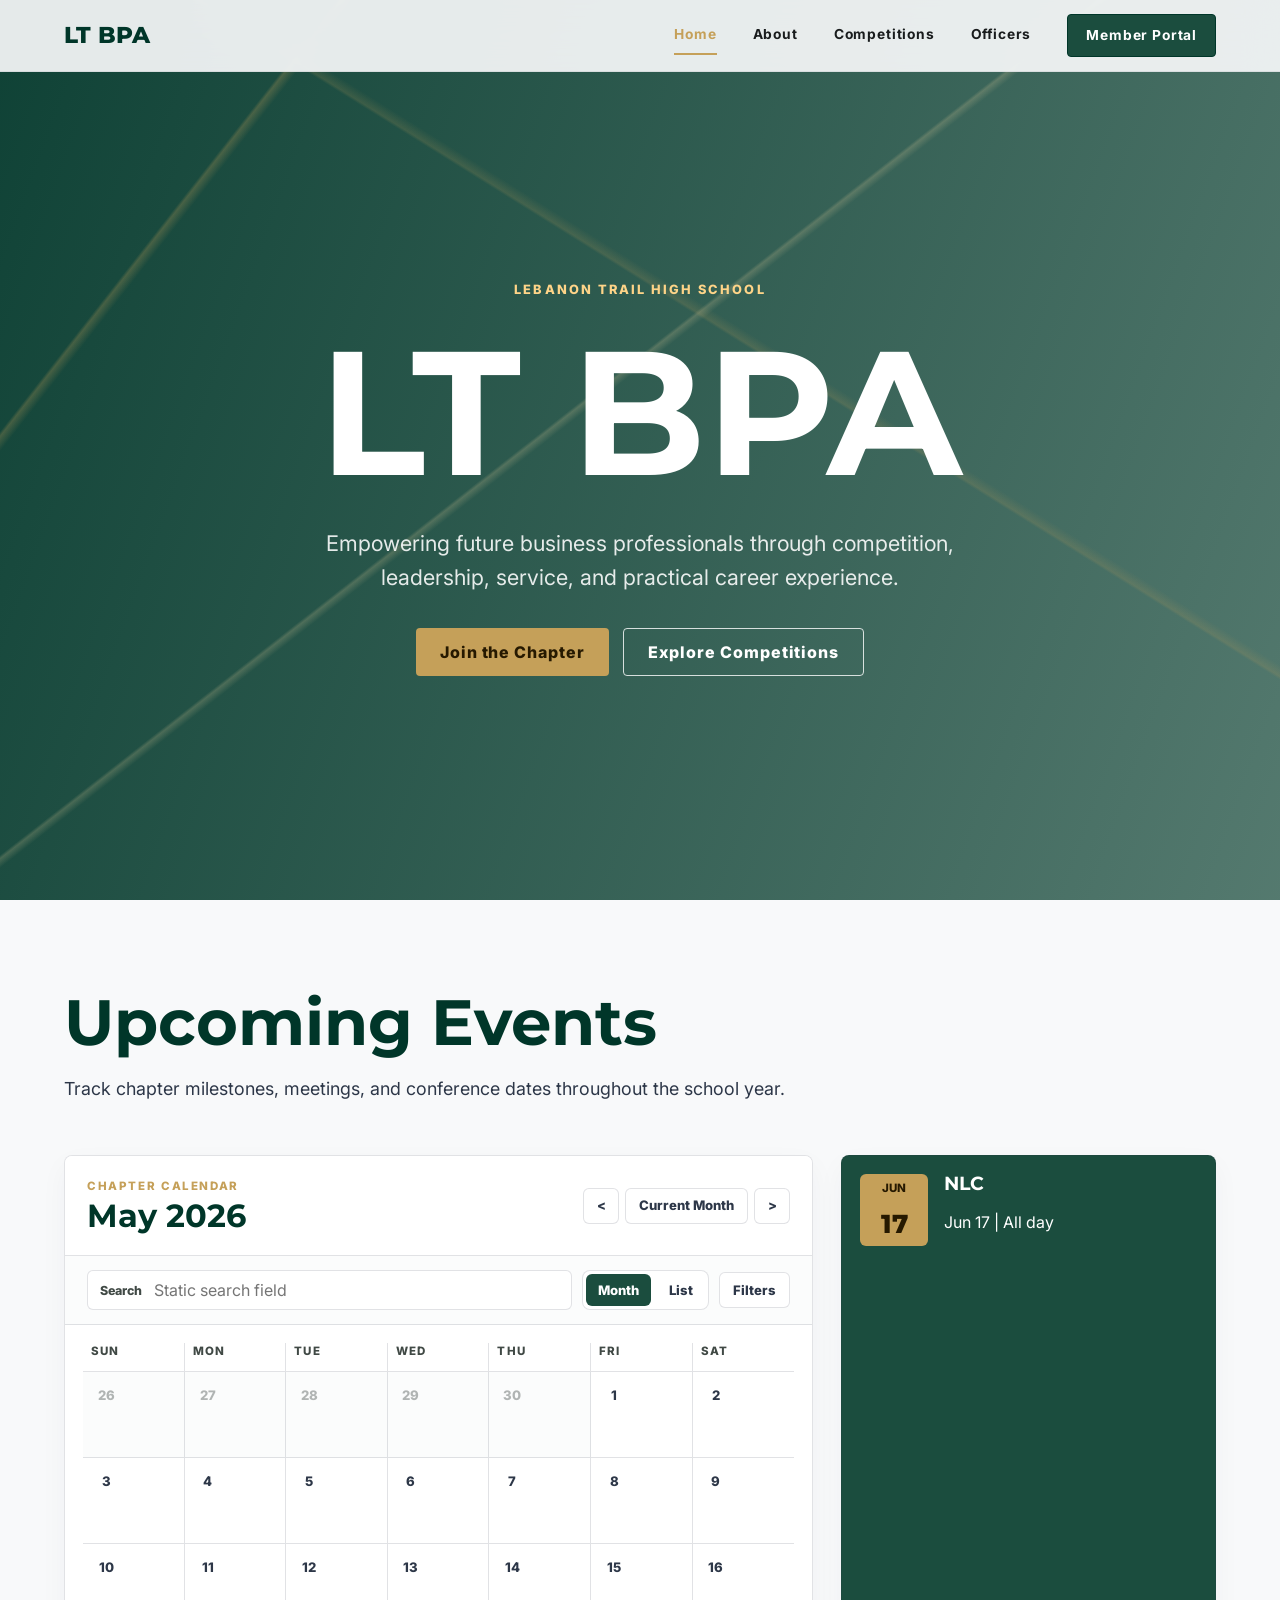
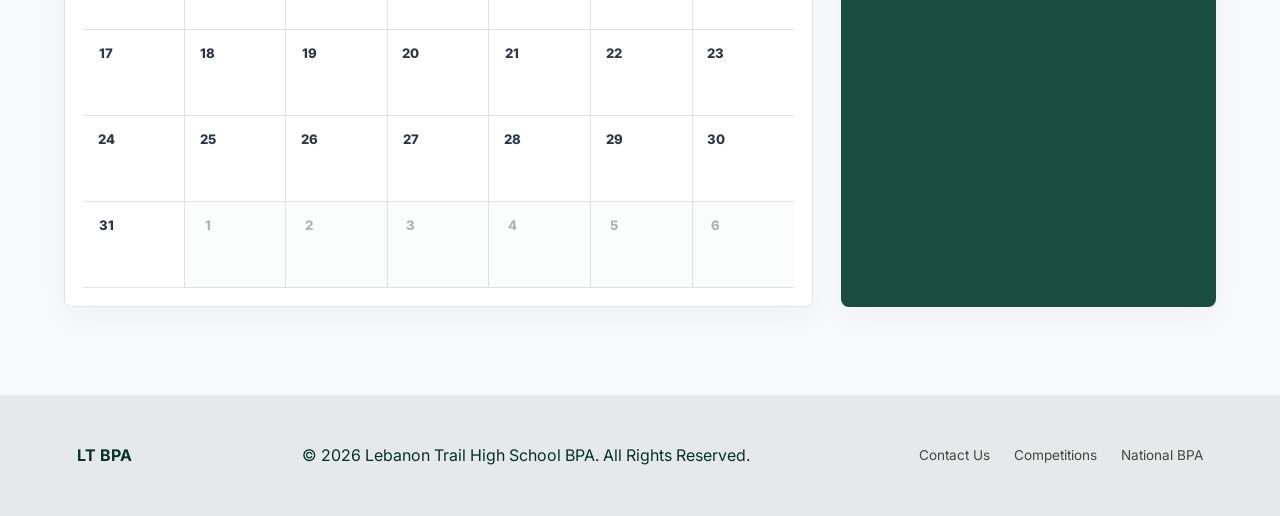
<file: index.html>
<!DOCTYPE html>
<html lang="en">
<head>
  <meta charset="UTF-8">
  <meta name="viewport" content="width=device-width, initial-scale=1.0">
  <title>LT BPA | Lebanon Trail High School</title>
  <link rel="preconnect" href="https://fonts.googleapis.com">
  <link rel="preconnect" href="https://fonts.gstatic.com" crossorigin>
  <link href="https://fonts.googleapis.com/css2?family=Inter:wght@400;500;600;700&family=Montserrat:wght@600;700;800&display=swap" rel="stylesheet">
  <link rel="stylesheet" href="styles.css">
</head>
<body>
  <header class="site-header" id="top">
    <a class="brand" href="index.html" aria-label="LT BPA home">LT BPA</a>
    <input class="nav-check" type="checkbox" id="nav-check" aria-label="Toggle navigation">
    <label class="menu-toggle" for="nav-check" aria-label="Open navigation">
      <span></span><span></span><span></span>
    </label>
    <nav class="nav-links" aria-label="Primary navigation">
      <a class="active" href="index.html">Home</a>
      <a href="about.html">About</a>
      <a href="competitions.html">Competitions</a>
      <a href="officers.html">Officers</a>
      <a class="portal-link" href="mailto:ingalls@friscoisd.org">Member Portal</a>
    </nav>
  </header>

  <main>
    <section class="hero">
      <div class="hero-media" aria-hidden="true">
        <div class="architecture-lines"></div>
      </div>
      <div class="hero-content reveal">
        <p class="eyebrow">Lebanon Trail High School</p>
        <h1>LT BPA</h1>
        <p class="hero-copy">Empowering future business professionals through competition, leadership, service, and practical career experience.</p>
        <div class="hero-actions">
          <a class="button gold" href="mailto:ingalls@friscoisd.org">Join the Chapter</a>
          <a class="button ghost" href="competitions.html">Explore Competitions</a>
        </div>
      </div>
    </section>

    <section class="section events page-home-events">
      <div class="section-heading reveal">
        <h2>Upcoming Events</h2>
        <p>Track chapter milestones, meetings, and conference dates throughout the school year.</p>
      </div>
      <div class="events-layout">
        <!-- CALENDAR_SYNC_START -->
        <div class="calendar-shell event-manager reveal">
          <input class="view-radio" type="radio" name="calendar-view" id="view-month" checked>
          <input class="view-radio" type="radio" name="calendar-view" id="view-list">
          <input class="month-radio" type="radio" name="calendar-month" id="calendar-prev">
          <input class="month-radio" type="radio" name="calendar-month" id="calendar-current" checked>
          <input class="month-radio" type="radio" name="calendar-month" id="calendar-next">
          <div class="event-manager-top">
            <div>
              <p class="calendar-kicker">Chapter Calendar</p>
              <h3>
                <span class="month-title prev-title">April 2026</span>
                <span class="month-title current-title">May 2026</span>
                <span class="month-title next-title">June 2026</span>
              </h3>
            </div>
            <div class="calendar-actions" aria-label="Calendar month controls">
              <label class="icon-button" for="calendar-prev" aria-label="Previous month">&lt;</label>
              <label class="today-button" for="calendar-current">Current Month</label>
              <label class="icon-button" for="calendar-next" aria-label="Next month">&gt;</label>
            </div>
          </div>

          <div class="calendar-toolbar">
            <div class="search-field">
              <span aria-hidden="true">Search</span>
              <input type="search" placeholder="Static search field" aria-label="Search events">
            </div>
            <div class="view-toggle" aria-label="Calendar view">
              <label for="view-month">Month</label>
              <label for="view-list">List</label>
            </div>
            <details class="filter-menu">
              <summary>Filters</summary>
              <div class="filter-panel">
                <label class="filter-chip tomato"><input class="category-filter" id="filter-meetings" type="checkbox"> Meetings</label>
                <label class="filter-chip tangerine"><input class="category-filter" id="filter-events" type="checkbox"> Events</label>
                <label class="filter-chip sage"><input class="category-filter" id="filter-conferences" type="checkbox"> Conferences</label>
                <label class="filter-chip peacock"><input class="category-filter" id="filter-deadlines" type="checkbox"> Deadlines</label>
              </div>
            </details>
          </div>

          <div class="month-view">
            <div class="month-panel prev-panel" aria-label="April 2026 month calendar">
              <div class="weekday">Sun</div><div class="weekday">Mon</div><div class="weekday">Tue</div><div class="weekday">Wed</div><div class="weekday">Thu</div><div class="weekday">Fri</div><div class="weekday">Sat</div>
              <div class="calendar-day muted"><span>29</span></div>
              <div class="calendar-day muted"><span>30</span></div>
              <div class="calendar-day muted"><span>31</span></div>
              <div class="calendar-day"><span>1</span></div>
              <div class="calendar-day"><span>2</span></div>
              <div class="calendar-day"><span>3</span></div>
              <div class="calendar-day"><span>4</span></div>
              <div class="calendar-day"><span>5</span></div>
              <div class="calendar-day"><span>6</span></div>
              <div class="calendar-day"><span>7</span></div>
              <div class="calendar-day"><span>8</span></div>
              <div class="calendar-day"><span>9</span></div>
              <div class="calendar-day"><span>10</span></div>
              <div class="calendar-day"><span>11</span></div>
              <div class="calendar-day"><span>12</span></div>
              <div class="calendar-day"><span>13</span></div>
              <div class="calendar-day"><span>14</span></div>
              <div class="calendar-day"><span>15</span></div>
              <div class="calendar-day"><span>16</span></div>
              <div class="calendar-day"><span>17</span></div>
              <div class="calendar-day"><span>18</span></div>
              <div class="calendar-day"><span>19</span></div>
              <div class="calendar-day"><span>20</span></div>
              <div class="calendar-day"><span>21</span></div>
              <div class="calendar-day"><span>22</span></div>
              <div class="calendar-day"><span>23</span></div>
              <div class="calendar-day"><span>24</span></div>
              <div class="calendar-day"><span>25</span></div>
              <div class="calendar-day"><span>26</span></div>
              <div class="calendar-day"><span>27</span></div>
              <div class="calendar-day"><span>28</span></div>
              <div class="calendar-day"><span>29</span></div>
              <div class="calendar-day"><span>30</span></div>
              <div class="calendar-day muted"><span>1</span></div>
              <div class="calendar-day muted"><span>2</span></div>
            </div>
            <div class="month-panel current-panel" aria-label="May 2026 month calendar">
              <div class="weekday">Sun</div><div class="weekday">Mon</div><div class="weekday">Tue</div><div class="weekday">Wed</div><div class="weekday">Thu</div><div class="weekday">Fri</div><div class="weekday">Sat</div>
              <div class="calendar-day muted"><span>26</span></div>
              <div class="calendar-day muted"><span>27</span></div>
              <div class="calendar-day muted"><span>28</span></div>
              <div class="calendar-day muted"><span>29</span></div>
              <div class="calendar-day muted"><span>30</span></div>
              <div class="calendar-day"><span>1</span></div>
              <div class="calendar-day"><span>2</span></div>
              <div class="calendar-day"><span>3</span></div>
              <div class="calendar-day"><span>4</span></div>
              <div class="calendar-day"><span>5</span></div>
              <div class="calendar-day"><span>6</span></div>
              <div class="calendar-day"><span>7</span></div>
              <div class="calendar-day"><span>8</span></div>
              <div class="calendar-day"><span>9</span></div>
              <div class="calendar-day"><span>10</span></div>
              <div class="calendar-day"><span>11</span></div>
              <div class="calendar-day"><span>12</span></div>
              <div class="calendar-day"><span>13</span></div>
              <div class="calendar-day"><span>14</span></div>
              <div class="calendar-day"><span>15</span></div>
              <div class="calendar-day"><span>16</span></div>
              <div class="calendar-day"><span>17</span></div>
              <div class="calendar-day"><span>18</span></div>
              <div class="calendar-day"><span>19</span></div>
              <div class="calendar-day"><span>20</span></div>
              <div class="calendar-day"><span>21</span></div>
              <div class="calendar-day"><span>22</span></div>
              <div class="calendar-day"><span>23</span></div>
              <div class="calendar-day"><span>24</span></div>
              <div class="calendar-day"><span>25</span></div>
              <div class="calendar-day"><span>26</span></div>
              <div class="calendar-day"><span>27</span></div>
              <div class="calendar-day"><span>28</span></div>
              <div class="calendar-day"><span>29</span></div>
              <div class="calendar-day"><span>30</span></div>
              <div class="calendar-day"><span>31</span></div>
              <div class="calendar-day muted"><span>1</span></div>
              <div class="calendar-day muted"><span>2</span></div>
              <div class="calendar-day muted"><span>3</span></div>
              <div class="calendar-day muted"><span>4</span></div>
              <div class="calendar-day muted"><span>5</span></div>
              <div class="calendar-day muted"><span>6</span></div>
            </div>
            <div class="month-panel next-panel" aria-label="June 2026 month calendar">
              <div class="weekday">Sun</div><div class="weekday">Mon</div><div class="weekday">Tue</div><div class="weekday">Wed</div><div class="weekday">Thu</div><div class="weekday">Fri</div><div class="weekday">Sat</div>
              <div class="calendar-day muted"><span>31</span></div>
              <div class="calendar-day"><span>1</span></div>
              <div class="calendar-day"><span>2</span></div>
              <div class="calendar-day"><span>3</span></div>
              <div class="calendar-day"><span>4</span></div>
              <div class="calendar-day"><span>5</span></div>
              <div class="calendar-day"><span>6</span></div>
              <div class="calendar-day"><span>7</span></div>
              <div class="calendar-day"><span>8</span></div>
              <div class="calendar-day"><span>9</span></div>
              <div class="calendar-day"><span>10</span></div>
              <div class="calendar-day"><span>11</span></div>
              <div class="calendar-day"><span>12</span></div>
              <div class="calendar-day"><span>13</span></div>
              <div class="calendar-day"><span>14</span></div>
              <div class="calendar-day"><span>15</span></div>
              <div class="calendar-day"><span>16</span></div>
              <div class="calendar-day featured-day"><span>17</span><a class="calendar-event cat-events" href="#nlc-20260617">NLC</a></div>
              <div class="calendar-day"><span>18</span></div>
              <div class="calendar-day"><span>19</span></div>
              <div class="calendar-day"><span>20</span></div>
              <div class="calendar-day"><span>21</span></div>
              <div class="calendar-day"><span>22</span></div>
              <div class="calendar-day"><span>23</span></div>
              <div class="calendar-day"><span>24</span></div>
              <div class="calendar-day"><span>25</span></div>
              <div class="calendar-day"><span>26</span></div>
              <div class="calendar-day"><span>27</span></div>
              <div class="calendar-day"><span>28</span></div>
              <div class="calendar-day"><span>29</span></div>
              <div class="calendar-day"><span>30</span></div>
              <div class="calendar-day muted"><span>1</span></div>
              <div class="calendar-day muted"><span>2</span></div>
              <div class="calendar-day muted"><span>3</span></div>
              <div class="calendar-day muted"><span>4</span></div>
            </div>
          </div>

          <div class="calendar-list-view" id="calendar-list" aria-label="Calendar event list">
            <article class="calendar-list-event cat-events" id="nlc-20260617"><span class="event-dot tangerine-dot"></span><div><h4>NLC</h4><p>Jun 17 | All day</p></div></article>
          </div>
        </div>
        <!-- CALENDAR_SYNC_END -->
        <div class="milestones reveal">
          <!-- MILESTONES_SYNC_START -->
          <article class="featured"><time><span>Jun</span>17</time><div><h3>NLC</h3><p>Jun 17 | All day</p></div></article>
          <!-- MILESTONES_SYNC_END -->
        </div>
      </div>
    </section>
  </main>

  <footer>
    <strong>LT BPA</strong>
    <p>&copy; 2026 Lebanon Trail High School BPA. All Rights Reserved.</p>
    <nav aria-label="Footer navigation">
      <a href="about.html">Contact Us</a>
      <a href="competitions.html">Competitions</a>
      <a href="https://bpa.org/">National BPA</a>
    </nav>
  </footer>
</body>
</html>
</file>
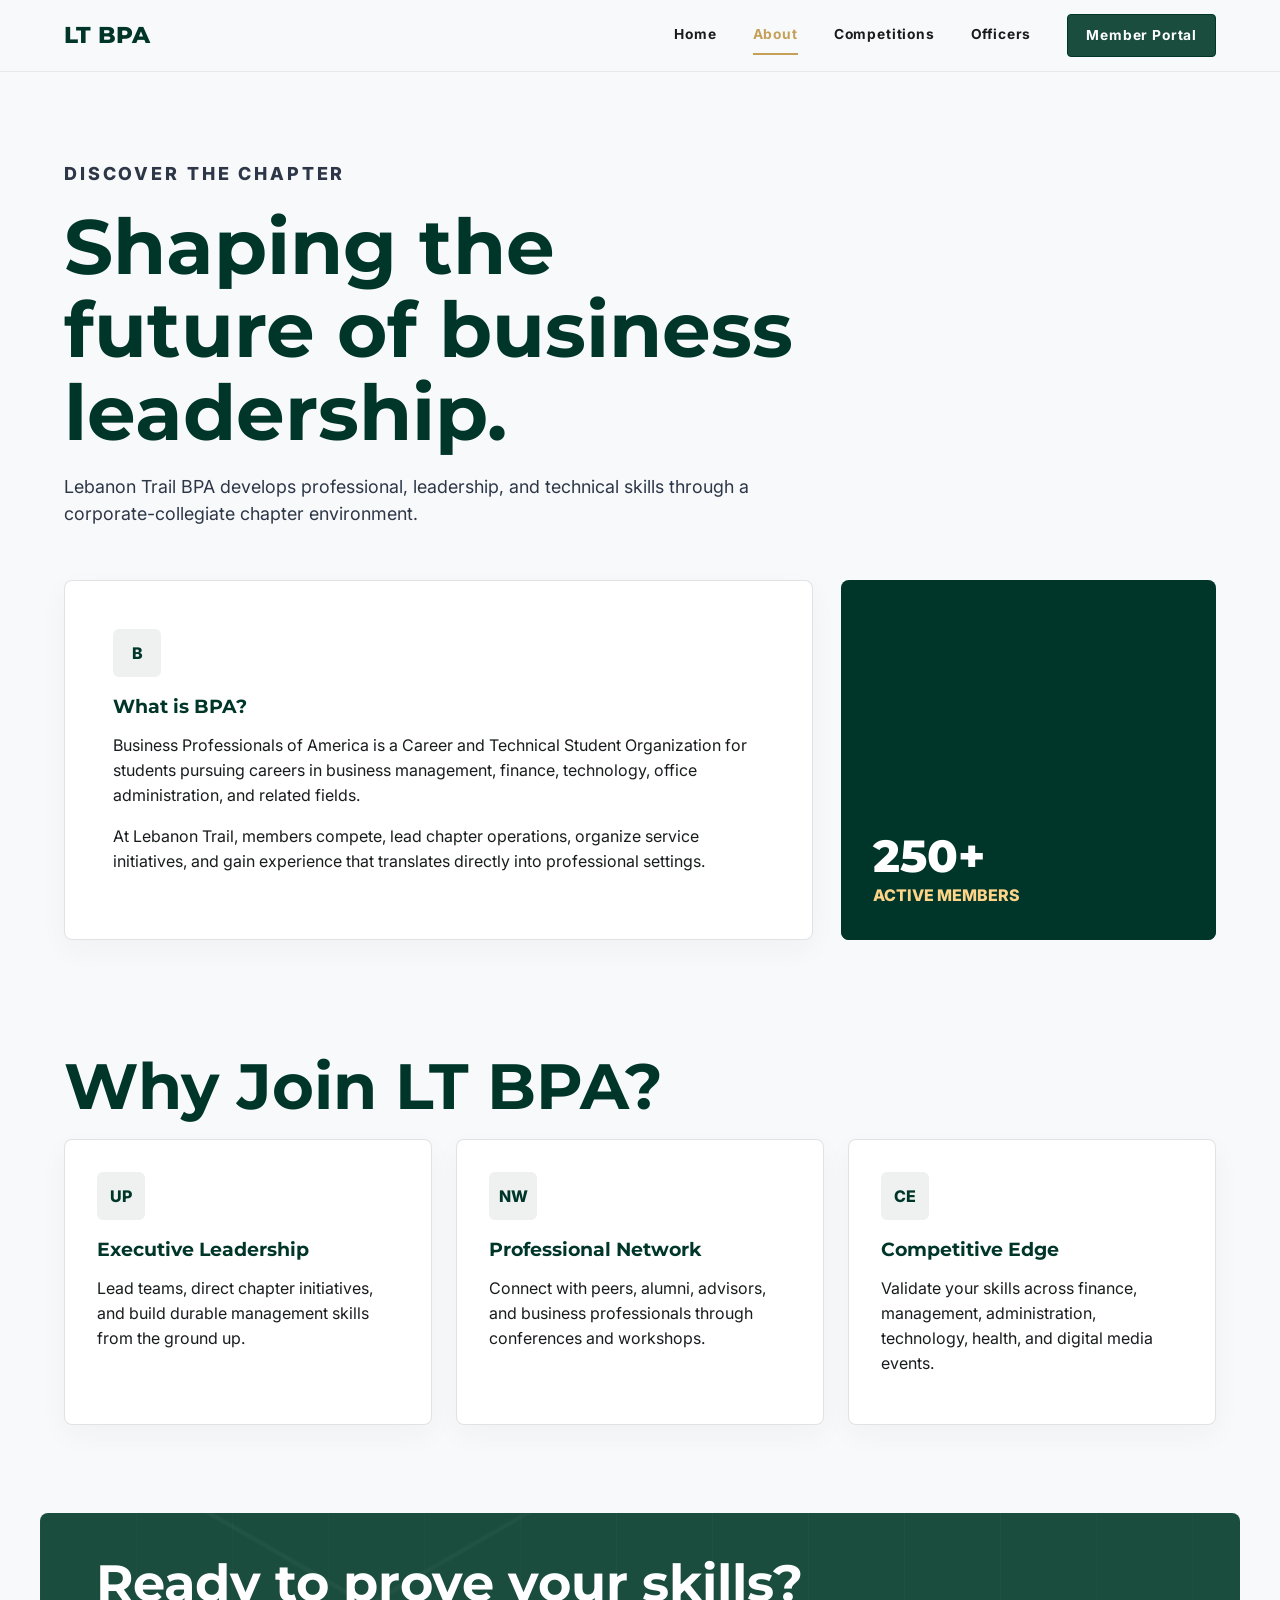
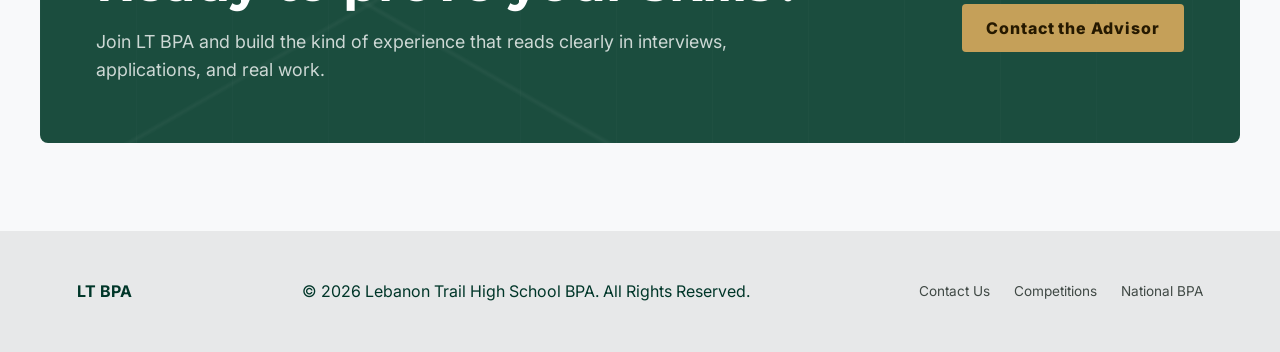
<file: about.html>
<!DOCTYPE html>
<html lang="en">
<head>
  <meta charset="UTF-8">
  <meta name="viewport" content="width=device-width, initial-scale=1.0">
  <title>About | LT BPA</title>
  <link rel="preconnect" href="https://fonts.googleapis.com">
  <link rel="preconnect" href="https://fonts.gstatic.com" crossorigin>
  <link href="https://fonts.googleapis.com/css2?family=Inter:wght@400;500;600;700&family=Montserrat:wght@600;700;800&display=swap" rel="stylesheet">
  <link rel="stylesheet" href="styles.css">
</head>
<body>
  <header class="site-header" id="top">
    <a class="brand" href="index.html" aria-label="LT BPA home">LT BPA</a>
    <input class="nav-check" type="checkbox" id="nav-check" aria-label="Toggle navigation">
    <label class="menu-toggle" for="nav-check" aria-label="Open navigation">
      <span></span><span></span><span></span>
    </label>
    <nav class="nav-links" aria-label="Primary navigation">
      <a href="index.html">Home</a>
      <a class="active" href="about.html">About</a>
      <a href="competitions.html">Competitions</a>
      <a href="officers.html">Officers</a>
      <a class="portal-link" href="mailto:ingalls@friscoisd.org">Member Portal</a>
    </nav>
  </header>

  <main class="page-main">
    <section class="section intro page-start">
      <div class="section-heading reveal">
        <p class="eyebrow">Discover the chapter</p>
        <h1 class="page-title">Shaping the future of business leadership.</h1>
        <p>Lebanon Trail BPA develops professional, leadership, and technical skills through a corporate-collegiate chapter environment.</p>
      </div>
      <div class="about-layout">
        <article class="feature-panel reveal">
          <div class="icon-mark">B</div>
          <h3>What is BPA?</h3>
          <p>Business Professionals of America is a Career and Technical Student Organization for students pursuing careers in business management, finance, technology, office administration, and related fields.</p>
          <p>At Lebanon Trail, members compete, lead chapter operations, organize service initiatives, and gain experience that translates directly into professional settings.</p>
        </article>
        <aside class="member-stat reveal">
          <div class="stat-visual"></div>
          <strong>250+</strong>
          <span>Active members</span>
        </aside>
      </div>
    </section>

    <section class="section benefits">
      <div class="compact-heading reveal">
        <h2>Why Join LT BPA?</h2>
      </div>
      <div class="benefit-grid">
        <article class="benefit reveal"><span>UP</span><h3>Executive Leadership</h3><p>Lead teams, direct chapter initiatives, and build durable management skills from the ground up.</p></article>
        <article class="benefit reveal"><span>NW</span><h3>Professional Network</h3><p>Connect with peers, alumni, advisors, and business professionals through conferences and workshops.</p></article>
        <article class="benefit reveal"><span>CE</span><h3>Competitive Edge</h3><p>Validate your skills across finance, management, administration, technology, health, and digital media events.</p></article>
      </div>
    </section>

    <section class="final-cta">
      <div class="cta-pattern" aria-hidden="true"></div>
      <div class="reveal">
        <h2>Ready to prove your skills?</h2>
        <p>Join LT BPA and build the kind of experience that reads clearly in interviews, applications, and real work.</p>
      </div>
      <a class="button gold reveal" href="mailto:ingalls@friscoisd.org">Contact the Advisor</a>
    </section>
  </main>

  <footer>
    <strong>LT BPA</strong>
    <p>&copy; 2026 Lebanon Trail High School BPA. All Rights Reserved.</p>
    <nav aria-label="Footer navigation">
      <a href="about.html">Contact Us</a>
      <a href="competitions.html">Competitions</a>
      <a href="https://bpa.org/">National BPA</a>
    </nav>
  </footer>
</body>
</html>
</file>
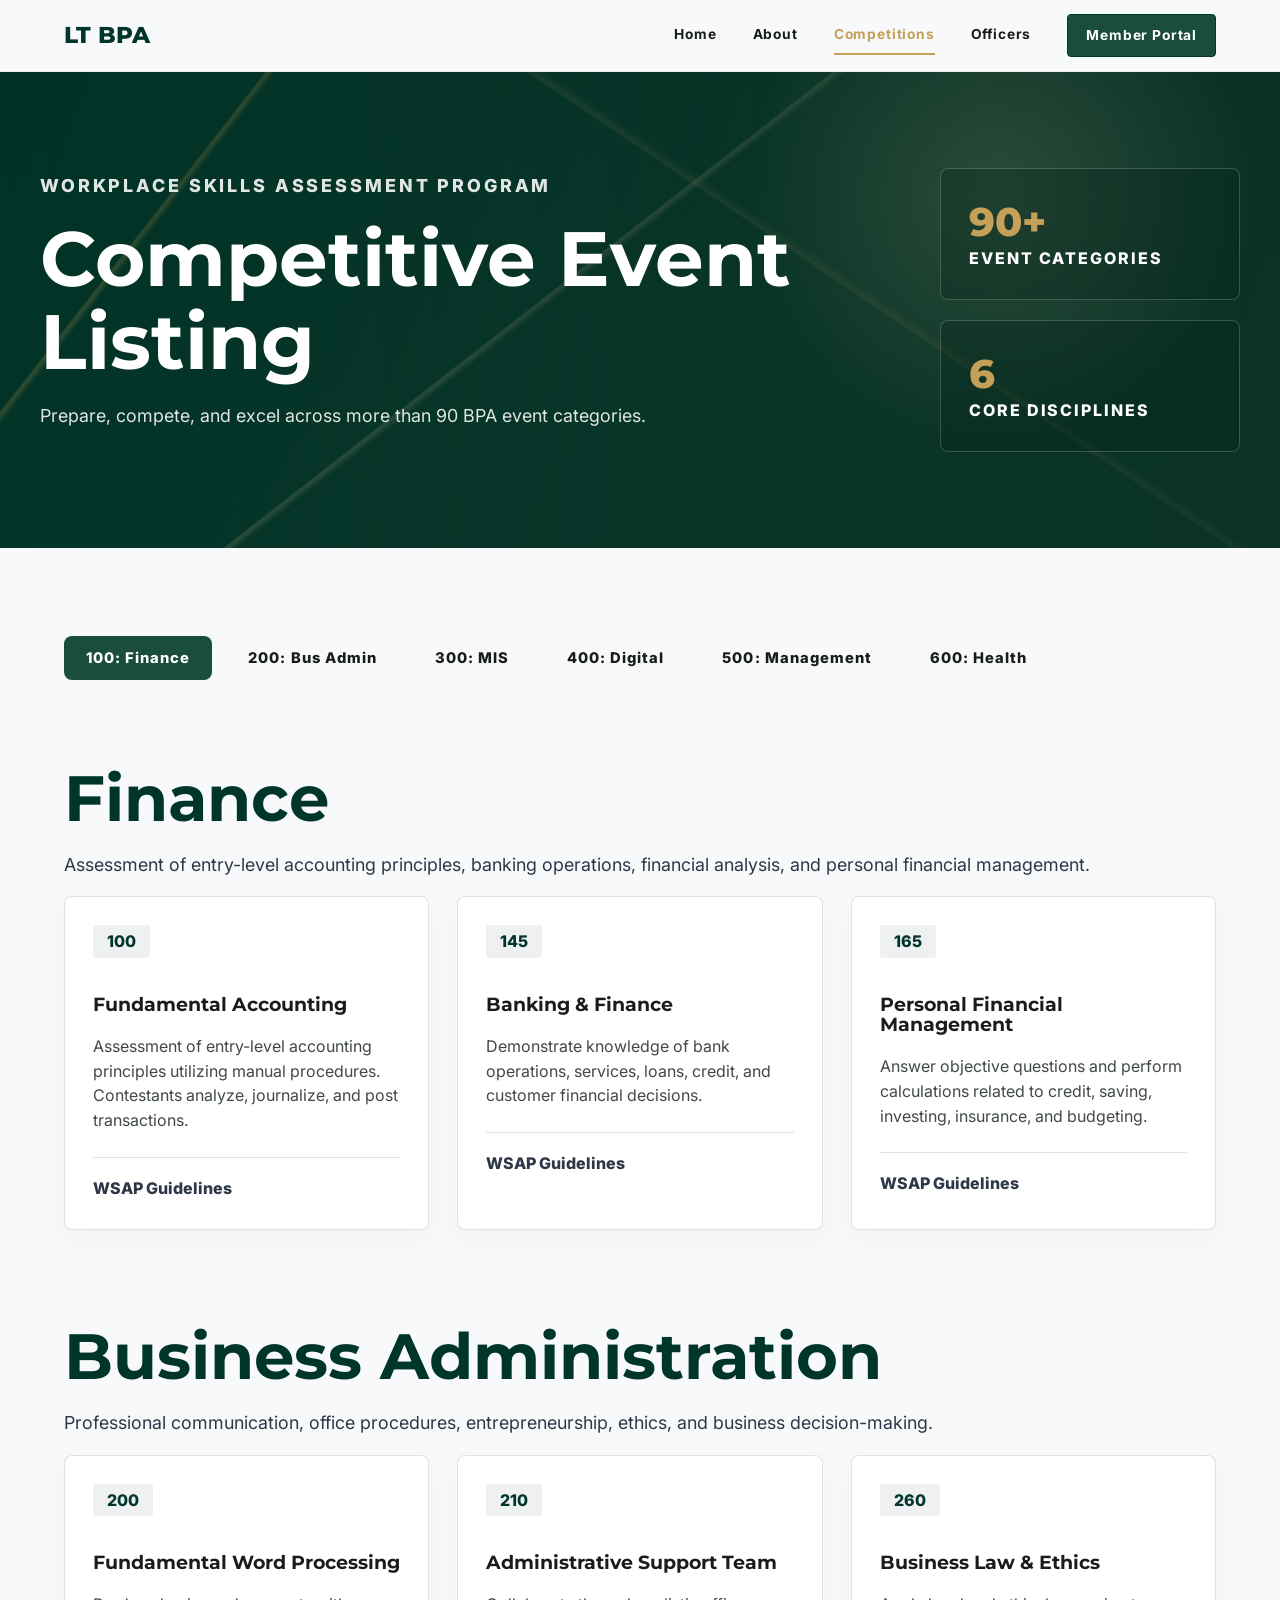
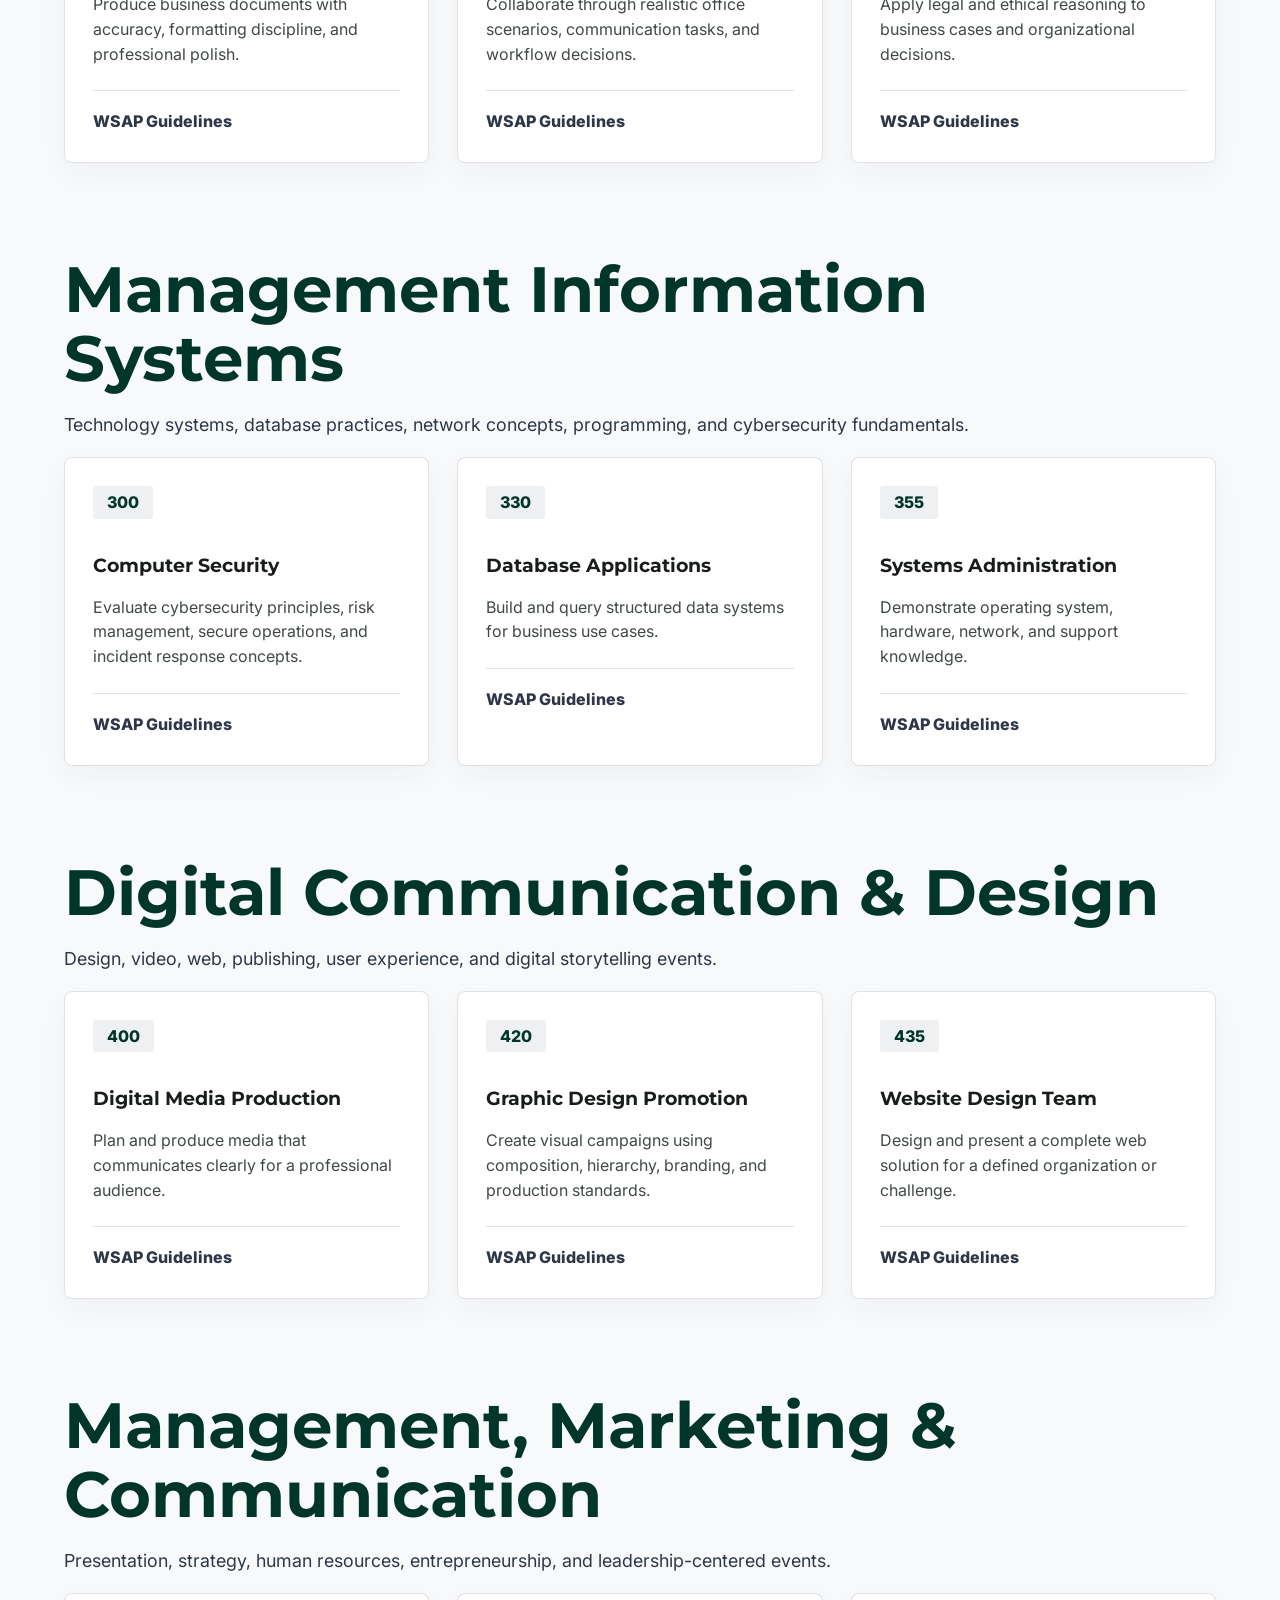
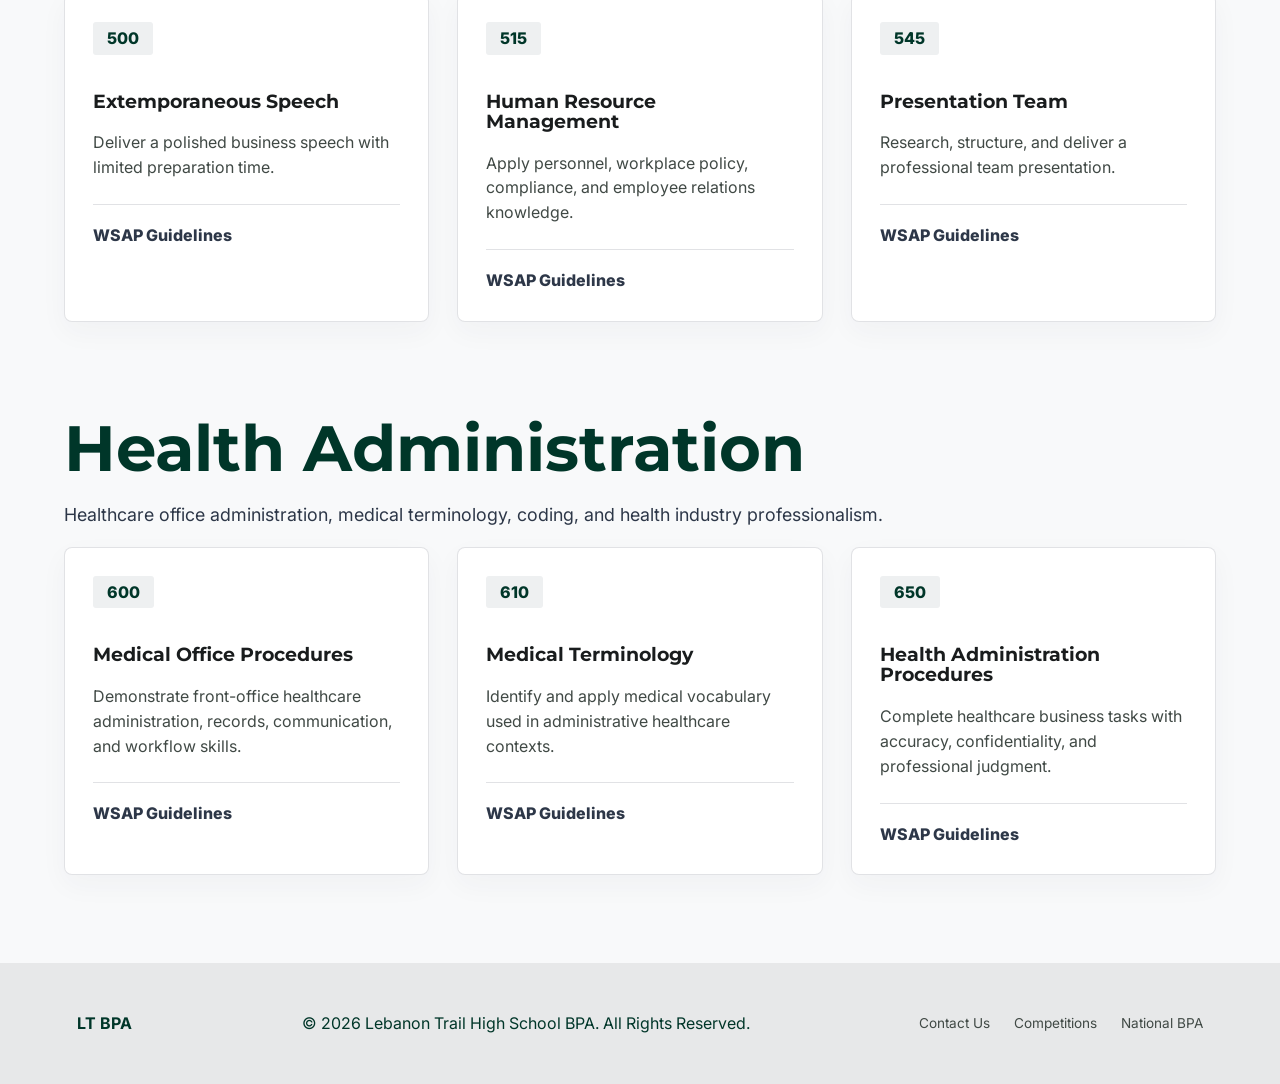
<file: competitions.html>
<!DOCTYPE html>
<html lang="en">
<head>
  <meta charset="UTF-8">
  <meta name="viewport" content="width=device-width, initial-scale=1.0">
  <title>Competitions | LT BPA</title>
  <link rel="preconnect" href="https://fonts.googleapis.com">
  <link rel="preconnect" href="https://fonts.gstatic.com" crossorigin>
  <link href="https://fonts.googleapis.com/css2?family=Inter:wght@400;500;600;700&family=Montserrat:wght@600;700;800&display=swap" rel="stylesheet">
  <link rel="stylesheet" href="styles.css">
</head>
<body>
  <header class="site-header" id="top">
    <a class="brand" href="index.html" aria-label="LT BPA home">LT BPA</a>
    <input class="nav-check" type="checkbox" id="nav-check" aria-label="Toggle navigation">
    <label class="menu-toggle" for="nav-check" aria-label="Open navigation">
      <span></span><span></span><span></span>
    </label>
    <nav class="nav-links" aria-label="Primary navigation">
      <a href="index.html">Home</a>
      <a href="about.html">About</a>
      <a class="active" href="competitions.html">Competitions</a>
      <a href="officers.html">Officers</a>
      <a class="portal-link" href="mailto:ingalls@friscoisd.org">Member Portal</a>
    </nav>
  </header>

  <main class="page-main">
    <section class="competition-hero page-banner">
      <div class="section-heading reveal">
        <p class="eyebrow">Workplace Skills Assessment Program</p>
        <h1 class="page-title light">Competitive Event Listing</h1>
        <p>Prepare, compete, and excel across more than 90 BPA event categories.</p>
      </div>
      <div class="metric-stack reveal">
        <div><strong>90+</strong><span>Event categories</span></div>
        <div><strong>6</strong><span>Core disciplines</span></div>
      </div>
    </section>

    <section class="section competition-browser">
      <div class="tabs" aria-label="Competition categories">
        <a class="tab active" href="#finance">100: Finance</a>
        <a class="tab" href="#admin">200: Bus Admin</a>
        <a class="tab" href="#mis">300: MIS</a>
        <a class="tab" href="#digital">400: Digital</a>
        <a class="tab" href="#management">500: Management</a>
        <a class="tab" href="#health">600: Health</a>
      </div>
      <article class="category-block reveal" id="finance">
        <div class="category-copy"><h2>Finance</h2><p>Assessment of entry-level accounting principles, banking operations, financial analysis, and personal financial management.</p></div>
        <div class="event-grid">
          <article class="event-card"><span class="event-code">100</span><h3>Fundamental Accounting</h3><p>Assessment of entry-level accounting principles utilizing manual procedures. Contestants analyze, journalize, and post transactions.</p><div class="resource-row">WSAP Guidelines</div></article>
          <article class="event-card"><span class="event-code">145</span><h3>Banking & Finance</h3><p>Demonstrate knowledge of bank operations, services, loans, credit, and customer financial decisions.</p><div class="resource-row">WSAP Guidelines</div></article>
          <article class="event-card"><span class="event-code">165</span><h3>Personal Financial Management</h3><p>Answer objective questions and perform calculations related to credit, saving, investing, insurance, and budgeting.</p><div class="resource-row">WSAP Guidelines</div></article>
        </div>
      </article>
      <article class="category-block reveal" id="admin">
        <div class="category-copy"><h2>Business Administration</h2><p>Professional communication, office procedures, entrepreneurship, ethics, and business decision-making.</p></div>
        <div class="event-grid">
          <article class="event-card"><span class="event-code">200</span><h3>Fundamental Word Processing</h3><p>Produce business documents with accuracy, formatting discipline, and professional polish.</p><div class="resource-row">WSAP Guidelines</div></article>
          <article class="event-card"><span class="event-code">210</span><h3>Administrative Support Team</h3><p>Collaborate through realistic office scenarios, communication tasks, and workflow decisions.</p><div class="resource-row">WSAP Guidelines</div></article>
          <article class="event-card"><span class="event-code">260</span><h3>Business Law & Ethics</h3><p>Apply legal and ethical reasoning to business cases and organizational decisions.</p><div class="resource-row">WSAP Guidelines</div></article>
        </div>
      </article>
      <article class="category-block reveal" id="mis">
        <div class="category-copy"><h2>Management Information Systems</h2><p>Technology systems, database practices, network concepts, programming, and cybersecurity fundamentals.</p></div>
        <div class="event-grid">
          <article class="event-card"><span class="event-code">300</span><h3>Computer Security</h3><p>Evaluate cybersecurity principles, risk management, secure operations, and incident response concepts.</p><div class="resource-row">WSAP Guidelines</div></article>
          <article class="event-card"><span class="event-code">330</span><h3>Database Applications</h3><p>Build and query structured data systems for business use cases.</p><div class="resource-row">WSAP Guidelines</div></article>
          <article class="event-card"><span class="event-code">355</span><h3>Systems Administration</h3><p>Demonstrate operating system, hardware, network, and support knowledge.</p><div class="resource-row">WSAP Guidelines</div></article>
        </div>
      </article>
      <article class="category-block reveal" id="digital">
        <div class="category-copy"><h2>Digital Communication & Design</h2><p>Design, video, web, publishing, user experience, and digital storytelling events.</p></div>
        <div class="event-grid">
          <article class="event-card"><span class="event-code">400</span><h3>Digital Media Production</h3><p>Plan and produce media that communicates clearly for a professional audience.</p><div class="resource-row">WSAP Guidelines</div></article>
          <article class="event-card"><span class="event-code">420</span><h3>Graphic Design Promotion</h3><p>Create visual campaigns using composition, hierarchy, branding, and production standards.</p><div class="resource-row">WSAP Guidelines</div></article>
          <article class="event-card"><span class="event-code">435</span><h3>Website Design Team</h3><p>Design and present a complete web solution for a defined organization or challenge.</p><div class="resource-row">WSAP Guidelines</div></article>
        </div>
      </article>
      <article class="category-block reveal" id="management">
        <div class="category-copy"><h2>Management, Marketing & Communication</h2><p>Presentation, strategy, human resources, entrepreneurship, and leadership-centered events.</p></div>
        <div class="event-grid">
          <article class="event-card"><span class="event-code">500</span><h3>Extemporaneous Speech</h3><p>Deliver a polished business speech with limited preparation time.</p><div class="resource-row">WSAP Guidelines</div></article>
          <article class="event-card"><span class="event-code">515</span><h3>Human Resource Management</h3><p>Apply personnel, workplace policy, compliance, and employee relations knowledge.</p><div class="resource-row">WSAP Guidelines</div></article>
          <article class="event-card"><span class="event-code">545</span><h3>Presentation Team</h3><p>Research, structure, and deliver a professional team presentation.</p><div class="resource-row">WSAP Guidelines</div></article>
        </div>
      </article>
      <article class="category-block reveal" id="health">
        <div class="category-copy"><h2>Health Administration</h2><p>Healthcare office administration, medical terminology, coding, and health industry professionalism.</p></div>
        <div class="event-grid">
          <article class="event-card"><span class="event-code">600</span><h3>Medical Office Procedures</h3><p>Demonstrate front-office healthcare administration, records, communication, and workflow skills.</p><div class="resource-row">WSAP Guidelines</div></article>
          <article class="event-card"><span class="event-code">610</span><h3>Medical Terminology</h3><p>Identify and apply medical vocabulary used in administrative healthcare contexts.</p><div class="resource-row">WSAP Guidelines</div></article>
          <article class="event-card"><span class="event-code">650</span><h3>Health Administration Procedures</h3><p>Complete healthcare business tasks with accuracy, confidentiality, and professional judgment.</p><div class="resource-row">WSAP Guidelines</div></article>
        </div>
      </article>
    </section>
  </main>

  <footer>
    <strong>LT BPA</strong>
    <p>&copy; 2026 Lebanon Trail High School BPA. All Rights Reserved.</p>
    <nav aria-label="Footer navigation">
      <a href="about.html">Contact Us</a>
      <a href="competitions.html">Competitions</a>
      <a href="https://bpa.org/">National BPA</a>
    </nav>
  </footer>
</body>
</html>
</file>
<file: styles.css>
:root {
  --surface: #f8f9fa;
  --paper: #ffffff;
  --container: #e7e8e9;
  --ink: #191c1d;
  --muted: #404945;
  --forest: #003629;
  --forest-soft: #1b4d3e;
  --gold: #c5a059;
  --gold-light: #fed488;
  --navy: #2d3748;
  --line: rgba(45, 55, 72, .14);
  --shadow: 0 18px 45px rgba(0, 54, 41, .09);
  --max: 1200px;
}

* { box-sizing: border-box; }
html { scroll-behavior: smooth; }
section,
.category-block {
  scroll-margin-top: 96px;
}
body {
  margin: 0;
  background: var(--surface);
  color: var(--ink);
  font-family: Inter, system-ui, sans-serif;
  line-height: 1.55;
}

a { color: inherit; text-decoration: none; }
img { display: block; max-width: 100%; }

.site-header {
  position: fixed;
  inset: 0 0 auto 0;
  z-index: 50;
  height: 72px;
  display: flex;
  align-items: center;
  justify-content: space-between;
  padding: 0 clamp(20px, 5vw, 72px);
  background: rgba(248, 249, 250, .92);
  border-bottom: 1px solid rgba(45, 55, 72, .08);
  backdrop-filter: blur(16px);
}

.brand {
  font-family: Montserrat, sans-serif;
  font-size: 1.45rem;
  font-weight: 800;
  color: var(--forest);
}

.nav-links {
  display: flex;
  align-items: center;
  gap: clamp(18px, 3vw, 36px);
  font-size: .86rem;
  font-weight: 700;
  letter-spacing: .06em;
}

.nav-links a {
  padding: 8px 0;
  border-bottom: 2px solid transparent;
}

.nav-links a.active,
.nav-links a:hover {
  color: var(--gold);
  border-color: var(--gold);
}

.nav-links .portal-link {
  padding: 10px 18px;
  color: #fff;
  background: var(--forest-soft);
  border: 1px solid var(--forest);
  border-radius: 4px;
}

.nav-check {
  position: absolute;
  inline-size: 1px;
  block-size: 1px;
  opacity: 0;
  pointer-events: none;
}

.menu-toggle {
  display: none;
  width: 42px;
  height: 42px;
  cursor: pointer;
  background: transparent;
}

.menu-toggle span {
  display: block;
  width: 24px;
  height: 2px;
  margin: 5px auto;
  background: var(--forest);
}

.hero {
  position: relative;
  min-height: 100svh;
  display: grid;
  place-items: center;
  overflow: hidden;
  padding: 112px 24px 56px;
  color: #fff;
}

.hero-media {
  position: absolute;
  inset: 0;
  background:
    linear-gradient(110deg, rgba(0, 54, 41, .94), rgba(27, 77, 62, .74)),
    url("https://images.unsplash.com/photo-1497366754035-f200968a6e72?auto=format&fit=crop&w=2200&q=85") center/cover;
}

.architecture-lines {
  position: absolute;
  inset: 0;
  background:
    linear-gradient(128deg, transparent 17%, rgba(197, 160, 89, .34) 17.2%, transparent 17.8%),
    linear-gradient(142deg, transparent 45%, rgba(255, 222, 165, .24) 45.2%, transparent 45.7%),
    linear-gradient(32deg, transparent 60%, rgba(197, 160, 89, .22) 60.2%, transparent 60.9%);
  opacity: .8;
}

.hero-content {
  position: relative;
  z-index: 1;
  max-width: 840px;
  text-align: center;
}

.eyebrow {
  margin: 0 0 18px;
  color: var(--gold-light);
  font-size: .8rem;
  font-weight: 800;
  letter-spacing: .16em;
  text-transform: uppercase;
}

h1, h2, h3 {
  font-family: Montserrat, sans-serif;
  line-height: 1.08;
  letter-spacing: 0;
}

h1 {
  margin: 0;
  font-size: clamp(4.5rem, 15vw, 11rem);
}

.page-main {
  padding-top: 72px;
}

.page-start {
  padding-top: 80px;
}

.page-title {
  margin: 0 0 18px;
  color: var(--forest);
  font-size: clamp(2.6rem, 7vw, 4.8rem);
}

.page-title.light {
  color: #fff;
}

.hero-copy {
  max-width: 680px;
  margin: 20px auto 34px;
  color: rgba(255,255,255,.88);
  font-size: clamp(1.1rem, 2vw, 1.35rem);
}

.button {
  display: inline-flex;
  align-items: center;
  justify-content: center;
  min-height: 48px;
  padding: 0 24px;
  border-radius: 4px;
  font-weight: 800;
  letter-spacing: .06em;
  transition: transform .2s ease, box-shadow .2s ease, background .2s ease;
}

.button:hover { transform: translateY(-2px); box-shadow: var(--shadow); }
.gold { background: var(--gold); color: #261900; }
.ghost { border: 1px solid rgba(255,255,255,.8); color: #fff; }
.hero-actions { display: flex; gap: 14px; justify-content: center; flex-wrap: wrap; }

.scroll-cue {
  position: absolute;
  bottom: 24px;
  color: rgba(255,255,255,.7);
  font-size: .72rem;
  font-weight: 700;
  letter-spacing: .18em;
  text-transform: uppercase;
}

.section {
  max-width: var(--max);
  margin: 0 auto;
  padding: 88px 24px;
}

.section-heading {
  max-width: 760px;
  margin-bottom: 52px;
}

.section-heading h2,
.compact-heading h2,
.category-copy h2,
.final-cta h2 {
  margin: 0 0 18px;
  color: var(--forest);
  font-size: clamp(2rem, 5vw, 4rem);
}

.section-heading p,
.category-copy p,
.final-cta p {
  color: var(--navy);
  font-size: 1.12rem;
}

.about-layout {
  display: grid;
  grid-template-columns: minmax(0, 2fr) minmax(280px, 1fr);
  gap: 28px;
  align-items: stretch;
}

.feature-panel,
.benefit,
.officer,
.calendar-shell,
.milestones article,
.event-card {
  background: var(--paper);
  border: 1px solid var(--line);
  border-radius: 8px;
  box-shadow: 0 10px 28px rgba(45, 55, 72, .04);
}

.feature-panel { padding: clamp(28px, 5vw, 48px); }
.icon-mark, .benefit span {
  display: grid;
  place-items: center;
  width: 48px;
  height: 48px;
  margin-bottom: 20px;
  background: #eef1ef;
  color: var(--forest);
  border-radius: 6px;
  font-weight: 800;
}

.feature-panel h3, .benefit h3, .officer h3, .milestones h3 {
  color: var(--forest);
  margin: 0 0 14px;
}

.member-stat {
  position: relative;
  overflow: hidden;
  min-height: 360px;
  display: flex;
  flex-direction: column;
  justify-content: flex-end;
  padding: 32px;
  color: #fff;
  background: var(--forest);
  border-radius: 8px;
}

.stat-visual {
  position: absolute;
  inset: 0;
  background:
    linear-gradient(rgba(0,54,41,.2), rgba(0,54,41,.88)),
    url("https://images.unsplash.com/photo-1556761175-b413da4baf72?auto=format&fit=crop&w=900&q=85") center/cover;
}

.member-stat strong, .member-stat span { position: relative; }
.member-stat strong { font: 800 2.8rem Montserrat, sans-serif; }
.member-stat span { color: var(--gold-light); font-weight: 800; text-transform: uppercase; }

.benefits { padding-top: 24px; }
.benefit-grid {
  display: grid;
  grid-template-columns: repeat(3, 1fr);
  gap: 24px;
}
.benefit { padding: 32px; }

.competition-hero {
  position: relative;
  min-height: 420px;
  display: grid;
  grid-template-columns: minmax(0, 1fr) 300px;
  gap: 48px;
  align-items: center;
  padding: 96px max(24px, calc((100vw - var(--max)) / 2));
  overflow: hidden;
  color: #fff;
  background:
    linear-gradient(110deg, rgba(0, 54, 41, .98), rgba(27, 77, 62, .92)),
    url("https://images.unsplash.com/photo-1556761175-4b46a572b786?auto=format&fit=crop&w=1800&q=85") center/cover,
    var(--forest);
  isolation: isolate;
}
.competition-hero::before,
.competition-hero::after {
  content: "";
  position: absolute;
  inset: 0;
  pointer-events: none;
}
.competition-hero::before {
  z-index: 0;
  background:
    linear-gradient(128deg, transparent 16%, rgba(197, 160, 89, .35) 16.2%, transparent 16.7%),
    linear-gradient(142deg, transparent 44%, rgba(255, 222, 165, .24) 44.2%, transparent 44.8%),
    linear-gradient(34deg, transparent 62%, rgba(197, 160, 89, .2) 62.2%, transparent 63%);
  opacity: .9;
}
.competition-hero::after {
  z-index: 0;
  background:
    radial-gradient(circle at 78% 26%, rgba(255, 222, 165, .14), transparent 24%),
    linear-gradient(90deg, rgba(0, 33, 23, .2), rgba(0, 33, 23, .58));
}
.competition-hero > * { position: relative; z-index: 1; }
.competition-hero .section-heading { margin: 0; }
.competition-hero h2 { color: #fff; }
.competition-hero p { color: rgba(255,255,255,.88); }
.metric-stack { display: grid; gap: 20px; }
.metric-stack div {
  padding: 28px;
  border: 1px solid rgba(255,255,255,.2);
  border-radius: 8px;
  background: rgba(0, 33, 23, .28);
  backdrop-filter: blur(4px);
}
.metric-stack strong { display: block; color: var(--gold); font: 800 2.5rem Montserrat, sans-serif; }
.metric-stack span { font-weight: 800; letter-spacing: .12em; text-transform: uppercase; }

.tabs {
  display: flex;
  gap: 14px;
  overflow-x: auto;
  padding-bottom: 20px;
  margin-bottom: 48px;
}
.tab {
  flex: 0 0 auto;
  display: inline-flex;
  padding: 13px 22px;
  border-radius: 8px;
  background: transparent;
  color: var(--ink);
  font: 800 .92rem Inter, sans-serif;
  letter-spacing: .07em;
}
.tab.active,
.tab:hover {
  background: var(--forest-soft);
  color: #fff;
}

.category-block {
  padding-top: 16px;
}

.category-block + .category-block {
  margin-top: 76px;
}

.event-grid {
  display: grid;
  grid-template-columns: repeat(3, 1fr);
  gap: 28px;
}
.event-card { padding: 28px; }
.event-code {
  display: inline-flex;
  padding: 4px 14px;
  margin-bottom: 18px;
  background: #eef0f1;
  border-radius: 3px;
  color: var(--forest);
  font-weight: 800;
}
.event-card p { color: var(--muted); }
.resource-row {
  border-top: 1px solid var(--line);
  margin-top: 24px;
  padding-top: 18px;
  color: var(--navy);
  font-weight: 800;
}

.officers { padding-top: 96px; }
.advisor-row {
  margin-bottom: 24px;
}
.advisor-row .advisor {
  max-width: 760px;
}
.officer-grid {
  display: grid;
  grid-template-columns: repeat(2, 1fr);
  gap: 24px;
  margin-bottom: 24px;
}
.officer-grid.small { grid-template-columns: repeat(4, 1fr); }
.officer {
  padding: 28px;
  text-align: center;
}
.officer.wide {
  display: flex;
  align-items: center;
  gap: 28px;
  text-align: left;
}
.officer img {
  width: 110px;
  height: 110px;
  object-fit: cover;
  border-radius: 8px;
  margin: 0 auto 16px;
}
.officer.wide img { margin: 0; }
.officer span {
  display: inline-flex;
  padding: 3px 10px;
  background: #eef0f1;
  color: var(--forest);
  border-radius: 3px;
  font-size: .72rem;
  font-weight: 800;
  letter-spacing: .12em;
  text-transform: uppercase;
}
.officer p { margin: 6px 0 12px; color: #b7832b; }
.officer a { color: var(--navy); font-size: .9rem; font-weight: 700; }

.events-layout {
  display: grid;
  grid-template-columns: minmax(0, 2fr) minmax(280px, 1fr);
  gap: 28px;
}
.calendar-top {
  display: flex;
  justify-content: space-between;
  align-items: center;
  padding: 18px 22px;
  color: #fff;
  background: var(--forest-soft);
  font-weight: 800;
}
.calendar-top a,
.calendar-top button {
  border: 0;
  color: var(--gold-light);
  background: transparent;
  font-weight: 800;
}
.calendar-body {
  min-height: 330px;
  display: grid;
  place-items: center;
  align-content: center;
  gap: 14px;
  color: var(--muted);
}
.calendar-icon {
  display: grid;
  place-items: center;
  width: 80px;
  height: 80px;
  background: #eef0f1;
  border-radius: 50%;
  color: var(--forest);
  font-size: 2rem;
}
.event-manager {
  overflow: hidden;
  padding: 0;
}
.view-radio,
.month-radio {
  position: absolute;
  opacity: 0;
  pointer-events: none;
}
.event-manager-top {
  display: flex;
  align-items: center;
  justify-content: space-between;
  gap: 18px;
  padding: 22px;
  border-bottom: 1px solid var(--line);
  background: var(--paper);
}
.calendar-kicker {
  margin: 0 0 3px;
  color: var(--gold);
  font-size: .72rem;
  font-weight: 800;
  letter-spacing: .14em;
  text-transform: uppercase;
}
.event-manager-top h3 {
  margin: 0;
  color: var(--forest);
  font-size: clamp(1.45rem, 3vw, 2rem);
}
.calendar-actions,
.view-toggle {
  display: inline-flex;
  align-items: center;
  gap: 6px;
}
.icon-button,
.today-button,
.view-toggle label,
.filter-menu summary {
  min-height: 36px;
  display: inline-flex;
  align-items: center;
  justify-content: center;
  border: 1px solid var(--line);
  border-radius: 6px;
  background: #fff;
  color: var(--navy);
  font-size: .82rem;
  font-weight: 800;
  cursor: pointer;
}
.icon-button {
  width: 36px;
}
.today-button,
.filter-menu summary {
  padding: 0 13px;
}
.calendar-toolbar {
  display: grid;
  grid-template-columns: minmax(180px, 1fr) auto auto;
  gap: 10px;
  align-items: center;
  padding: 14px 22px;
  border-bottom: 1px solid var(--line);
  background: #fbfcfc;
}
.search-field {
  display: flex;
  align-items: center;
  gap: 10px;
  min-height: 40px;
  padding: 0 12px;
  border: 1px solid var(--line);
  border-radius: 6px;
  background: #fff;
  color: var(--muted);
}
.search-field span {
  color: var(--muted);
  font-size: .78rem;
  font-weight: 800;
}
.search-field input {
  width: 100%;
  min-width: 0;
  border: 0;
  outline: 0;
  background: transparent;
  color: var(--ink);
  font: inherit;
}
.view-toggle {
  padding: 3px;
  border: 1px solid var(--line);
  border-radius: 8px;
  background: #fff;
}
.view-toggle label {
  border: 0;
  min-height: 32px;
  padding: 0 12px;
  background: transparent;
}
#view-month:checked ~ .calendar-toolbar .view-toggle label[for="view-month"],
#view-list:checked ~ .calendar-toolbar .view-toggle label[for="view-list"] {
  background: var(--forest-soft);
  color: #fff;
}
.filter-menu {
  position: relative;
}
.filter-menu summary {
  list-style: none;
}
.filter-menu summary::-webkit-details-marker {
  display: none;
}
.filter-panel {
  position: absolute;
  right: 0;
  z-index: 5;
  min-width: 190px;
  margin-top: 8px;
  padding: 10px;
  border: 1px solid var(--line);
  border-radius: 8px;
  background: #fff;
  box-shadow: var(--shadow);
}
.filter-panel label {
  display: flex;
  gap: 8px;
  padding: 8px;
  color: var(--navy);
  font-size: .88rem;
}
.filter-chip {
  align-items: center;
  border-radius: 6px;
  font-weight: 800;
}
.filter-chip input {
  accent-color: currentColor;
}
.filter-chip.tomato { color: #d3452f; background: rgba(211, 69, 47, .08); }
.filter-chip.tangerine { color: #b86b00; background: rgba(232, 132, 31, .1); }
.filter-chip.sage { color: #4f7a59; background: rgba(122, 153, 116, .14); }
.filter-chip.peacock { color: #006b7a; background: rgba(0, 107, 122, .1); }
.month-title,
.month-panel {
  display: none;
}
#calendar-current:checked ~ .event-manager-top .current-title,
#calendar-prev:checked ~ .event-manager-top .prev-title,
#calendar-next:checked ~ .event-manager-top .next-title {
  display: inline;
}
.month-view {
  padding: 18px;
  background: #fff;
}
.month-panel {
  grid-template-columns: repeat(7, minmax(72px, 1fr));
}
#calendar-current:checked ~ .month-view .current-panel,
#calendar-prev:checked ~ .month-view .prev-panel,
#calendar-next:checked ~ .month-view .next-panel {
  display: grid;
}
.weekday,
.calendar-day {
  border-right: 1px solid var(--line);
  border-bottom: 1px solid var(--line);
}
.weekday:nth-child(7n),
.calendar-day:nth-child(7n) {
  border-right: 0;
}
.weekday {
  padding: 0 8px 10px;
  color: var(--muted);
  font-size: .72rem;
  font-weight: 800;
  letter-spacing: .1em;
  text-transform: uppercase;
}
.calendar-day {
  min-height: 86px;
  padding: 9px;
  color: var(--navy);
}
.calendar-day span {
  display: inline-flex;
  align-items: center;
  justify-content: center;
  width: 28px;
  height: 28px;
  border-radius: 50%;
  font-size: .82rem;
  font-weight: 800;
}
.calendar-day.muted {
  color: rgba(64, 73, 69, .4);
  background: #fbfcfc;
}
.calendar-day a {
  display: block;
  margin-top: 8px;
  padding: 7px 8px;
  border-radius: 5px;
  background: rgba(27, 77, 62, .1);
  color: var(--forest);
  font-size: .76rem;
  font-weight: 800;
  line-height: 1.25;
}
.calendar-day .cat-meetings { background: rgba(211, 69, 47, .1); color: #a83224; }
.calendar-day .cat-events { background: rgba(232, 132, 31, .12); color: #875000; }
.calendar-day .cat-conferences { background: rgba(122, 153, 116, .18); color: #375b3f; }
.calendar-day .cat-deadlines { background: rgba(0, 107, 122, .12); color: #005261; }
.featured-day span {
  background: var(--gold);
  color: #261900;
}
.calendar-list-view {
  display: none;
  padding: 18px 22px 22px;
  background: #fff;
}
.calendar-list-view article {
  display: flex;
  gap: 12px;
  padding: 16px 0;
  border-bottom: 1px solid var(--line);
}
.calendar-list-view article:last-child {
  border-bottom: 0;
}
.calendar-list-view h4,
.calendar-list-view p {
  margin: 0;
}
.calendar-list-view h4 {
  color: var(--forest);
}
.calendar-list-view p {
  color: var(--muted);
  font-size: .9rem;
}
.empty-event {
  margin: 0;
  padding: 20px;
  border: 1px dashed var(--line);
  border-radius: 8px;
  color: var(--muted);
  background: #fbfcfc;
}
.event-dot {
  width: 10px;
  height: 10px;
  margin-top: 7px;
  border-radius: 50%;
}
.tomato-dot { background: #d3452f; }
.tangerine-dot { background: #e8841f; }
.sage-dot { background: #7a9974; }
.peacock-dot { background: #006b7a; }
#view-list:checked ~ .month-view {
  display: none;
}
#view-list:checked ~ .calendar-list-view {
  display: block;
}
.event-manager:has(.category-filter:checked) .calendar-day .calendar-event {
  display: none;
}
.event-manager:has(#filter-meetings:checked) .calendar-day .cat-meetings,
.event-manager:has(#filter-events:checked) .calendar-day .cat-events,
.event-manager:has(#filter-conferences:checked) .calendar-day .cat-conferences,
.event-manager:has(#filter-deadlines:checked) .calendar-day .cat-deadlines {
  display: block;
}
.event-manager:has(.category-filter:checked) .calendar-list-event {
  display: none;
}
.event-manager:has(#filter-meetings:checked) .calendar-list-event.cat-meetings,
.event-manager:has(#filter-events:checked) .calendar-list-event.cat-events,
.event-manager:has(#filter-conferences:checked) .calendar-list-event.cat-conferences,
.event-manager:has(#filter-deadlines:checked) .calendar-list-event.cat-deadlines {
  display: flex;
}
.milestones { display: grid; gap: 16px; }
.milestones article {
  display: flex;
  gap: 16px;
  padding: 18px;
}
.milestones .featured { background: var(--forest-soft); color: #fff; }
.milestones .featured h3 { color: #fff; }
time {
  display: grid;
  place-items: center;
  min-width: 68px;
  height: 72px;
  background: rgba(254, 212, 136, .32);
  border-radius: 6px;
  color: var(--forest);
  font: 800 1.6rem Montserrat, sans-serif;
}
time span { font: 800 .72rem Inter, sans-serif; text-transform: uppercase; }
.featured time { background: var(--gold); color: #261900; }

.final-cta {
  position: relative;
  max-width: var(--max);
  margin: 0 auto 88px;
  min-height: 220px;
  display: flex;
  align-items: center;
  justify-content: space-between;
  gap: 32px;
  overflow: hidden;
  padding: 42px clamp(24px, 5vw, 56px);
  color: #fff;
  background: var(--forest-soft);
  border-radius: 8px;
}
.final-cta > * { position: relative; z-index: 1; }
.final-cta h2 { color: #fff; font-size: clamp(2rem, 4vw, 3.5rem); }
.final-cta p { color: rgba(255,255,255,.78); max-width: 640px; }
.cta-pattern {
  position: absolute;
  inset: 0;
  opacity: .24;
  background:
    linear-gradient(30deg, transparent 35%, rgba(255,255,255,.18) 35.5%, transparent 36%),
    linear-gradient(150deg, transparent 30%, rgba(255,255,255,.16) 30.5%, transparent 31%),
    repeating-linear-gradient(90deg, rgba(255,255,255,.08) 0 1px, transparent 1px 96px);
}

footer {
  display: flex;
  align-items: center;
  justify-content: space-between;
  gap: 24px;
  padding: 48px clamp(24px, 6vw, 96px);
  background: var(--container);
  color: var(--forest);
  flex-wrap: wrap;
}
footer p { margin: 0; }
footer nav { display: flex; gap: 24px; color: var(--muted); font-size: .85rem; }

@keyframes fade-up {
  from {
    opacity: 0;
    transform: translateY(22px);
  }
  to {
    opacity: 1;
    transform: translateY(0);
  }
}

.reveal {
  animation: fade-up .7s ease both;
}

.reveal:nth-child(2),
.benefit:nth-child(2),
.officer:nth-child(2),
.event-card:nth-child(2) {
  animation-delay: .08s;
}

.reveal:nth-child(3),
.benefit:nth-child(3),
.officer:nth-child(3),
.event-card:nth-child(3) {
  animation-delay: .16s;
}

@media (max-width: 900px) {
  .menu-toggle { display: block; }
  .nav-links {
    position: fixed;
    inset: 72px 0 auto 0;
    display: grid;
    gap: 0;
    padding: 16px 24px 28px;
    background: var(--surface);
    border-bottom: 1px solid var(--line);
    transform: translateY(-120%);
    transition: transform .25s ease;
  }
  .nav-check:checked ~ .nav-links { transform: translateY(0); }
  .nav-links .portal-link { text-align: center; margin-top: 10px; }
  .about-layout,
  .competition-hero,
  .events-layout,
  .officer-grid,
  .benefit-grid,
  .event-grid {
    grid-template-columns: 1fr;
  }
  .officer-grid.small {
    grid-template-columns: repeat(2, 1fr);
  }
  .competition-hero { padding: 88px 24px; }
  .officer.wide { align-items: flex-start; }
  .final-cta { margin-inline: 24px; flex-direction: column; align-items: flex-start; }
  .calendar-toolbar {
    grid-template-columns: 1fr;
  }
  .calendar-actions,
  .view-toggle {
    width: 100%;
  }
  .today-button {
    flex: 1;
  }
  .view-toggle label {
    flex: 1;
  }
  .filter-menu summary {
    width: 100%;
  }
  .filter-panel {
    left: 0;
    right: auto;
    width: 100%;
  }
}

@media (max-width: 560px) {
  .hero { padding-inline: 18px; }
  .section { padding: 70px 18px; }
  .hero-actions { align-items: stretch; flex-direction: column; }
  .button { width: 100%; }
  .officer.wide { display: block; text-align: center; }
  .officer.wide img { margin: 0 auto 16px; }
  .officer-grid.small {
    grid-template-columns: 1fr;
  }
  footer { display: grid; }
  footer nav { flex-wrap: wrap; }
  .event-manager-top {
    display: grid;
  }
  .month-view {
    padding: 10px;
    overflow-x: auto;
  }
  .month-panel {
    grid-template-columns: repeat(7, minmax(42px, 1fr));
  }
  .weekday {
    padding-inline: 4px;
    font-size: .62rem;
  }
  .calendar-day {
    min-height: 70px;
    padding: 5px;
  }
  .calendar-day a {
    padding: 5px;
    font-size: .64rem;
  }
}

@media (prefers-reduced-motion: reduce) {
  html { scroll-behavior: auto; }
  *,
  *::before,
  *::after {
    animation-duration: .001ms !important;
    animation-iteration-count: 1 !important;
    transition-duration: .001ms !important;
  }
}
</file>
